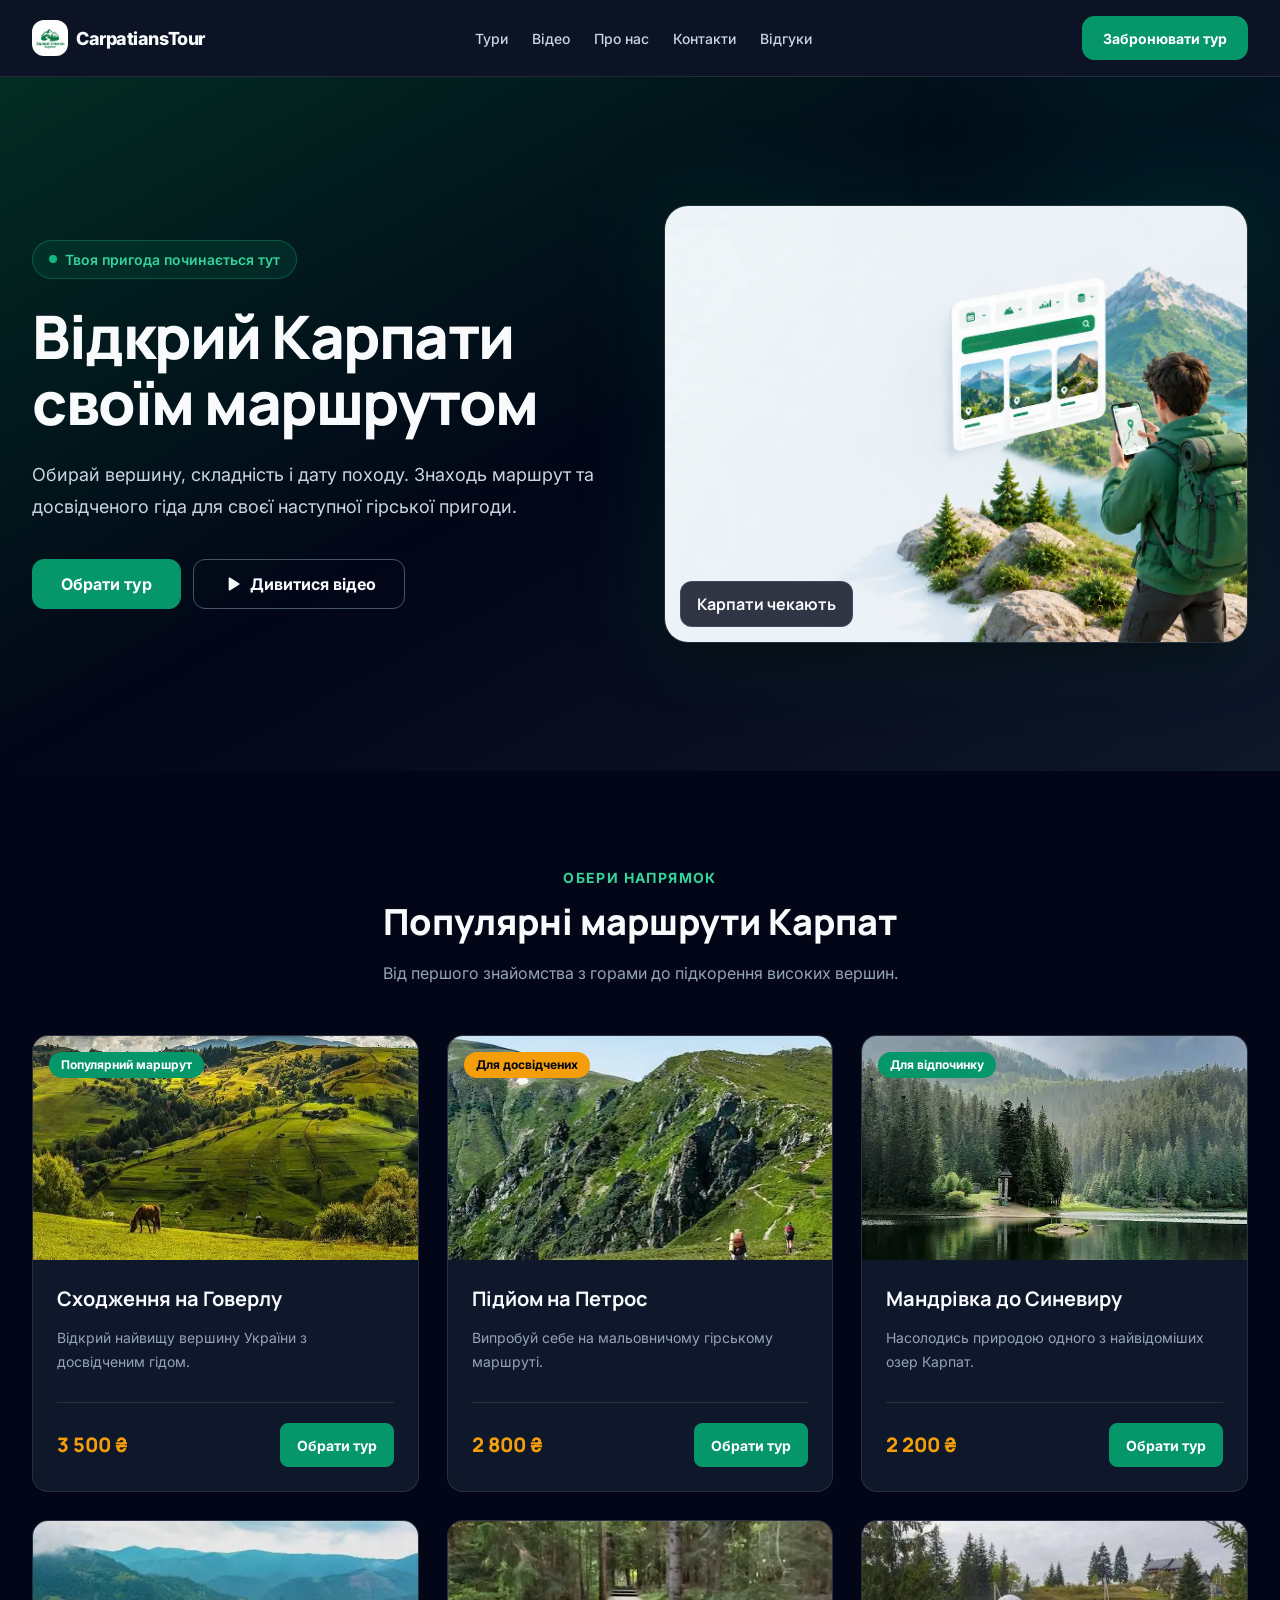
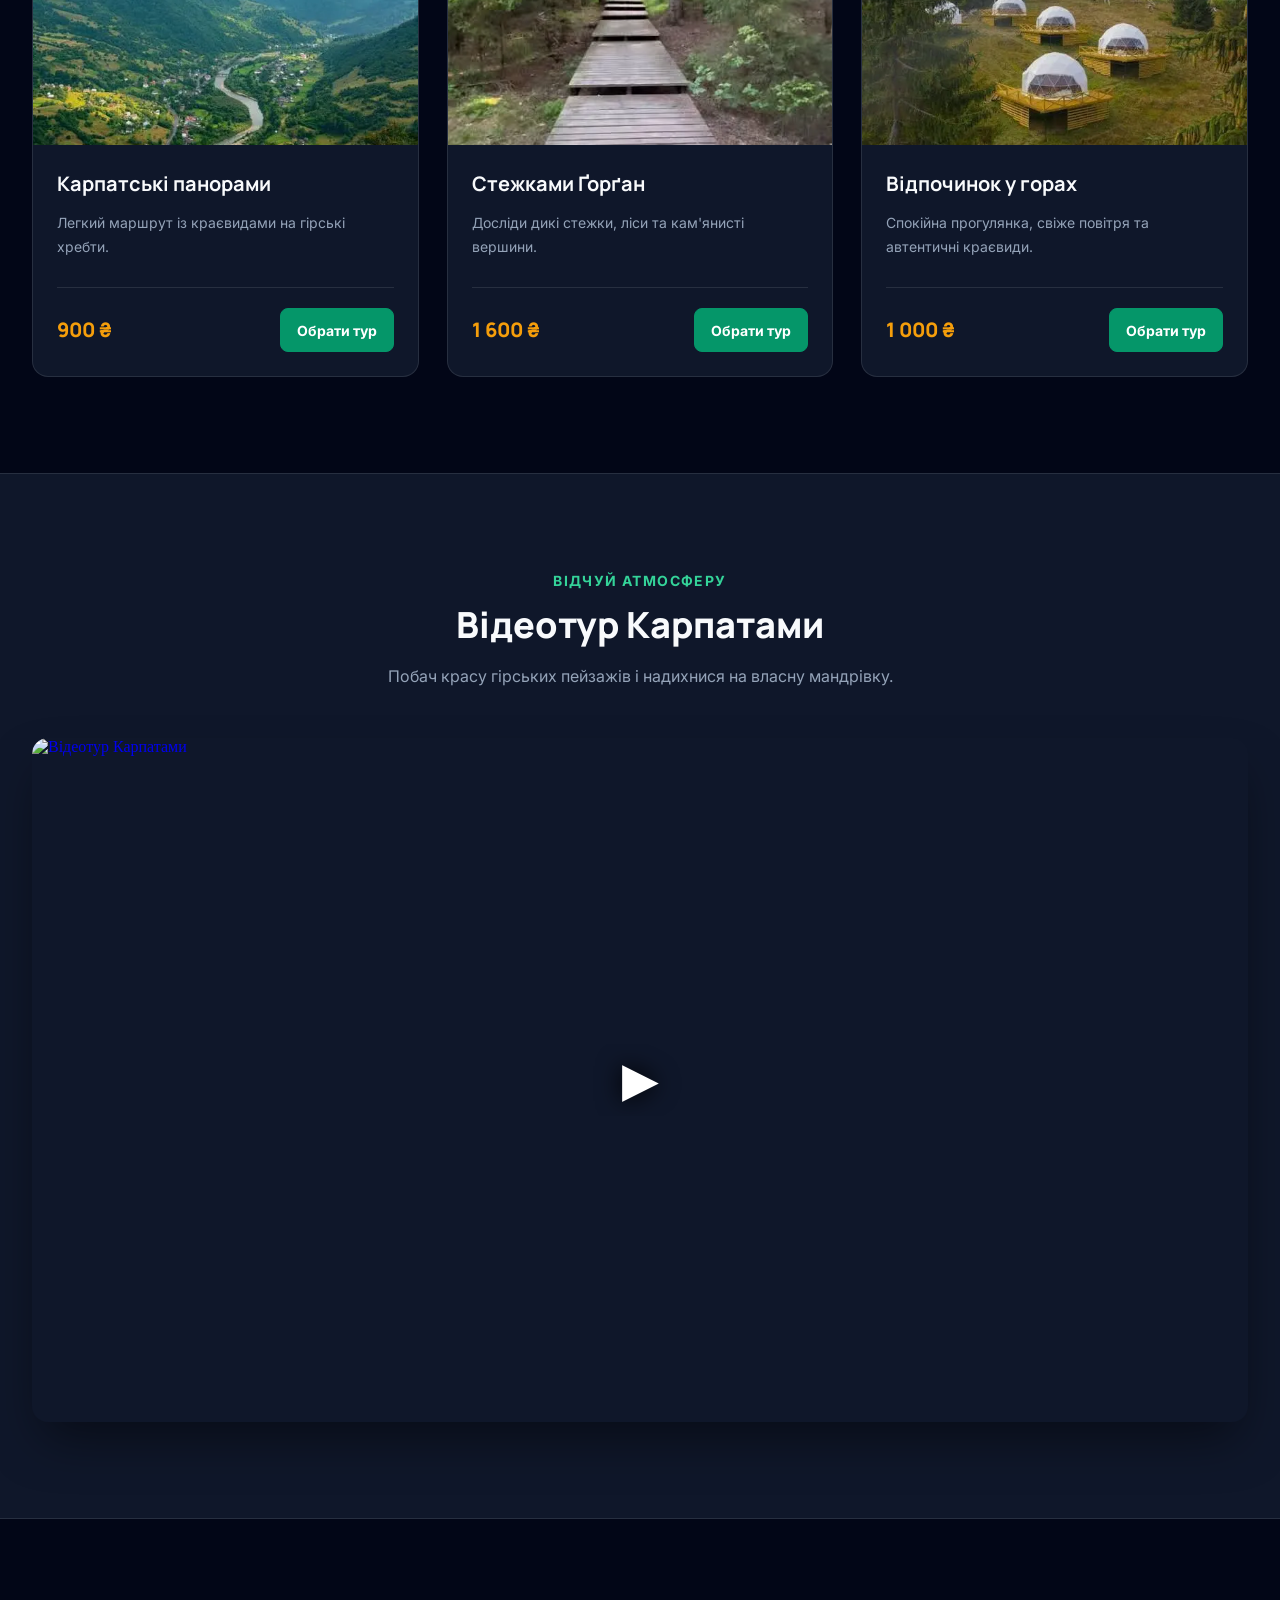
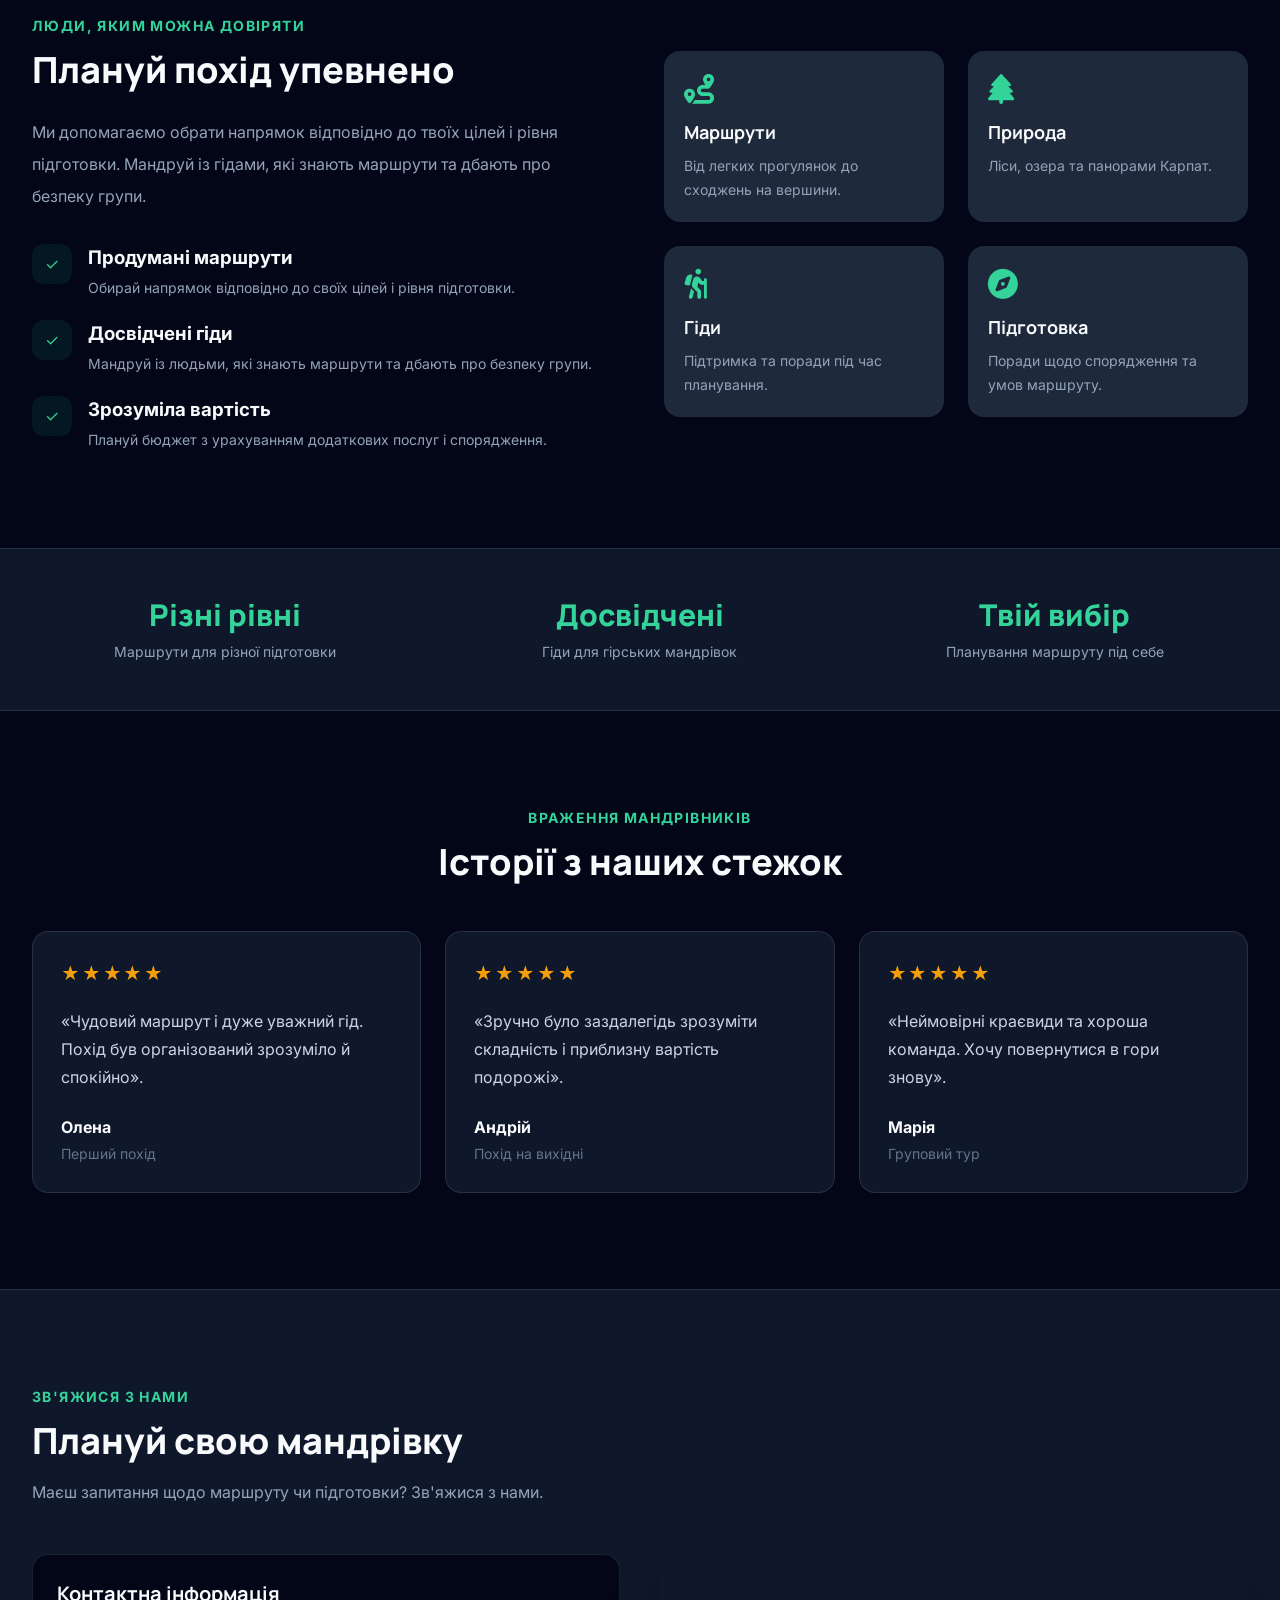
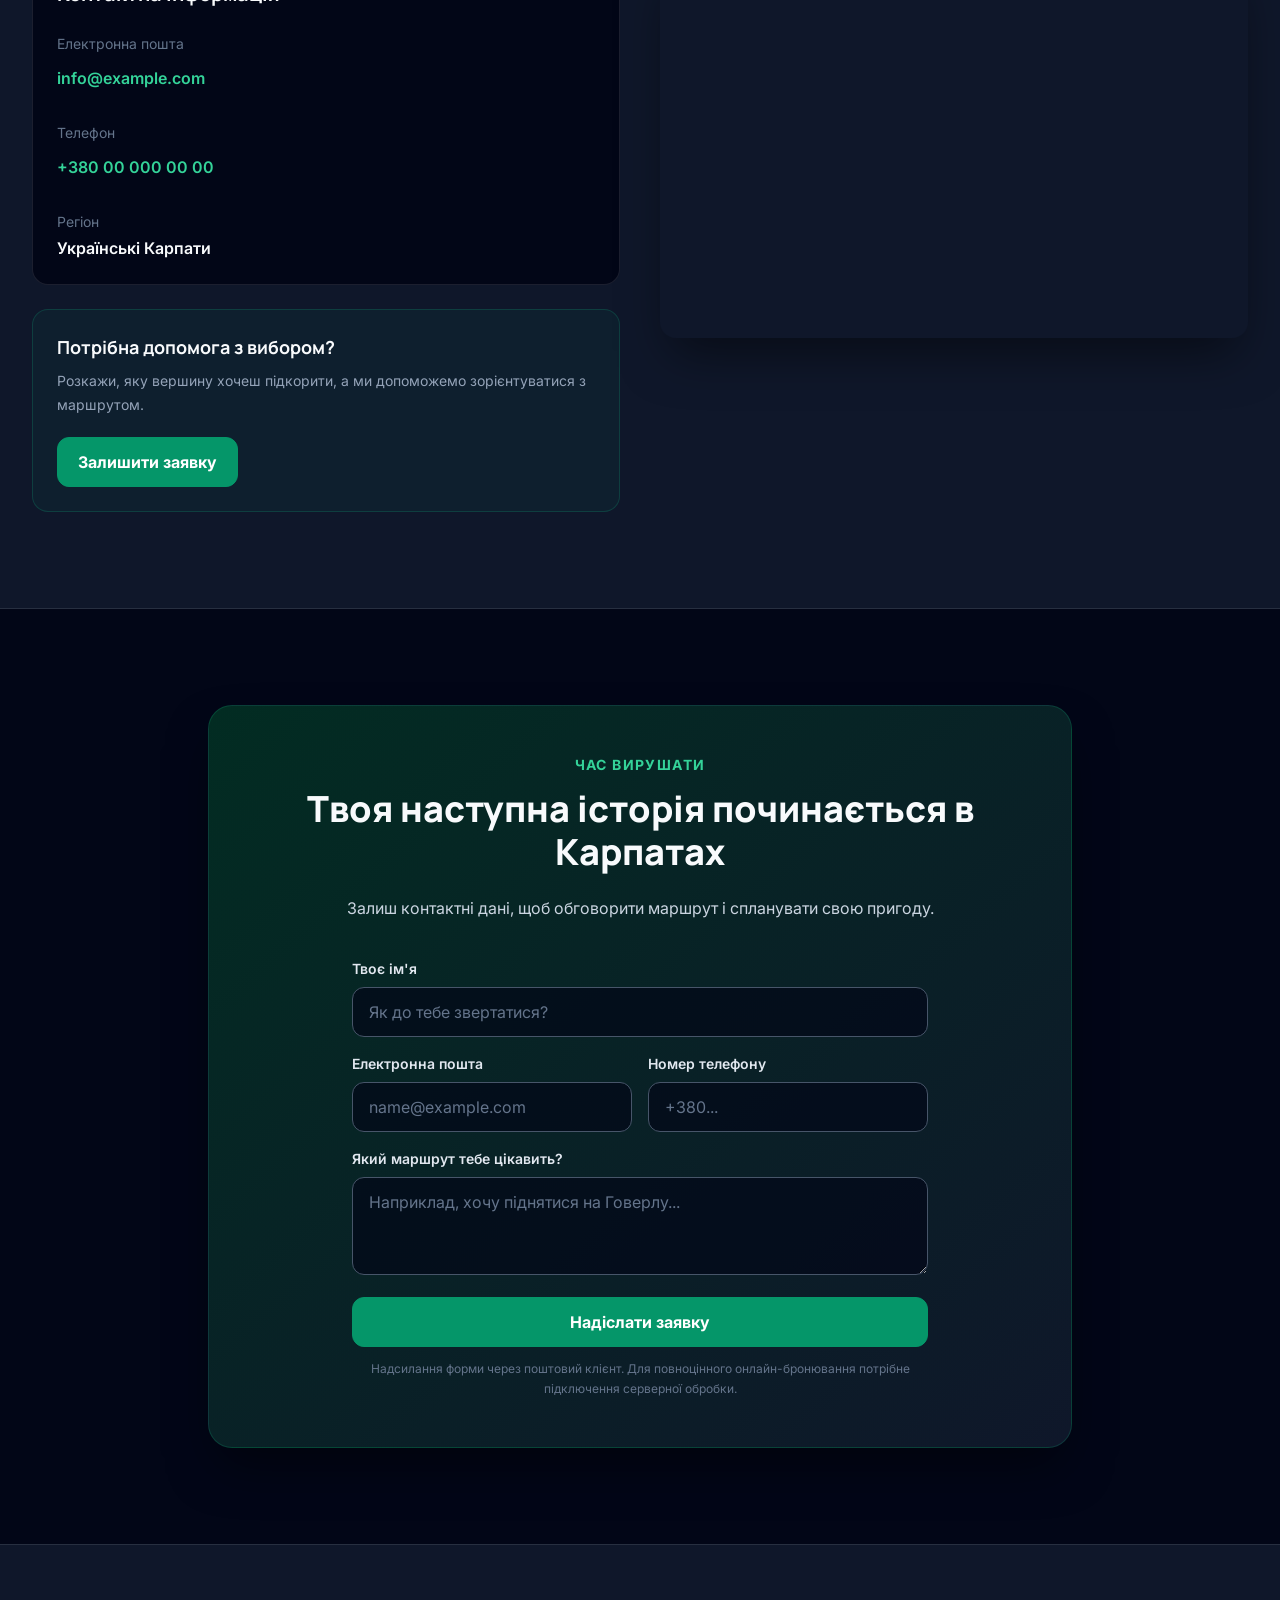
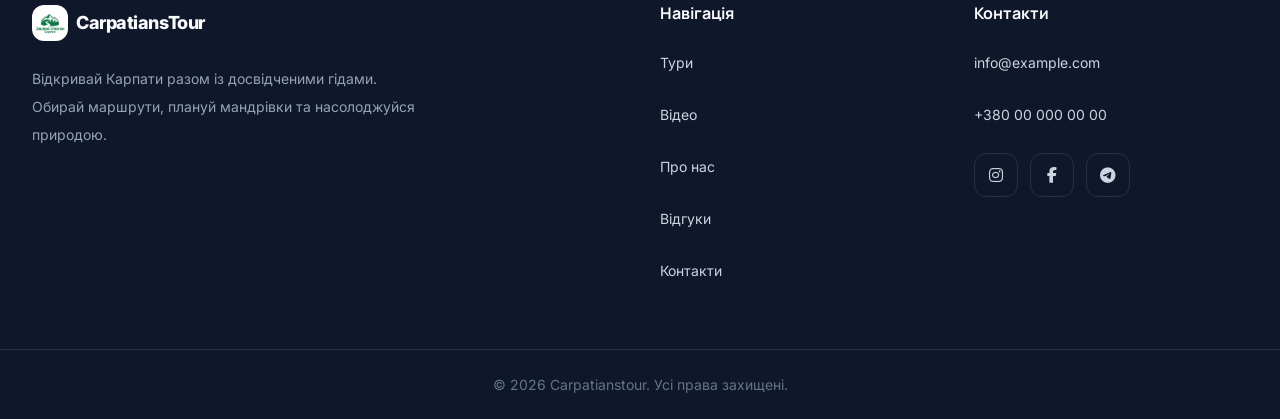
<file: index.html>
<!DOCTYPE html>
<html lang="uk">
<head>
  <meta charset="UTF-8">
  <meta name="viewport" content="width=device-width, initial-scale=1.0">
  <meta name="description" content="Carpatianstour — обирай маршрути Карпатами, знаходь досвідчених гідів і плануй свою наступну гірську пригоду.">
  <meta name="theme-color" content="#020617">
  <title>Carpatianstour — відкрий Карпати своїм маршрутом</title>

  <link rel="preconnect" href="https://fonts.googleapis.com">
  <link rel="preconnect" href="https://fonts.gstatic.com" crossorigin>
  <link href="https://fonts.googleapis.com/css2?family=Inter:wght@400;500;600;700&family=Manrope:wght@500;600;700;800&display=swap" rel="stylesheet">
  <link rel="stylesheet" href="css/style.css">

<link 
  rel="stylesheet" 
  href="https://cdnjs.cloudflare.com/ajax/libs/font-awesome/6.5.1/css/all.min.css" 
  media="print" 
  onload="this.media='all'">


  <script src="js.script" defer></script>
</head>

<body>

  <!-- Header -->
  <header class="header header--js">
    <div class="container header__inner">




<a href="#top" class="logo">
  <img class="logo__mark" src="assets/logo_1.webp" alt="Логотип Зелені стежки Карпат">
  CarpatiansTour
      </a>








      <nav class="nav" aria-label="Головна навігація">
        <a href="#tours">Тури</a>
        <a href="#media">Відео</a>
        <a href="#about">Про нас</a>
        <a href="#location">Контакти</a>
        <a href="#reviews">Відгуки</a>
      </nav>
      <a href="#booking" class="btn header__cta">Забронювати тур</a>
      <button class="burger" type="button" aria-label="Відкрити меню" aria-expanded="false">
        <span class="burger__icon"></span>
      </button>
    </div>
    
    <!-- Мобільне меню -->
    <nav class="nav-mobile" aria-label="Мобільна навігація">
      <a href="#tours">Тури</a>
      <a href="#media">Відео</a>
      <a href="#about">Про нас</a>
      <a href="#location">Контакти</a>
      <a href="#reviews">Відгуки</a>
      <!-- Кнопка бронювання для дуже вузьких екранів -->
      <a href="#booking" class="btn btn--block nav-mobile__cta">Забронювати тур</a>
    </nav>
  </header>

  <main id="top">

    <!-- Hero -->
    <section class="hero" aria-labelledby="hero-title">
      <div class="hero__bg"></div>
      <div class="hero__glow"></div>
      <div class="container hero__inner">
        <div>
          <span class="badge"><span class="badge__dot" aria-hidden="true"></span>Твоя пригода починається тут</span>
          <h1 id="hero-title" class="hero__title">Відкрий Карпати своїм маршрутом</h1>
          <p class="hero__text">Обирай вершину, складність і дату походу. Знаходь маршрут та досвідченого гіда для своєї наступної гірської пригоди.</p>
          <div class="hero__actions">
            <a href="#tours" class="btn btn--lg">Обрати тур</a>
            <a href="#media" class="btn btn--lg btn--outline">
              <svg class="icon" viewBox="0 0 24 24" fill="currentColor" aria-hidden="true"><path d="M8 5.14v13.72c0 .78.85 1.26 1.52.85l11-6.86a1 1 0 0 0 0-1.7l-11-6.86A1 1 0 0 0 8 5.14Z"/></svg>
              Дивитися відео
            </a>
          </div>
        </div>
        <div class="hero__media">
          <img src="assets/hero_bg.webp" alt="Гірський краєвид Карпат із туристкою, яка планує маршрут на телефоні" class="hero__img">
          <div class="hero__caption">
            <p class="hero__caption-title">Карпати чекають</p>
          </div>
        </div>
      </div>
    </section>

    <!-- Tours -->
    <section id="tours" class="section" aria-labelledby="tours-title">
      <div class="container">
        <div class="section__head">
          <p class="eyebrow">Обери напрямок</p>
          <h2 id="tours-title" class="section__title">Популярні маршрути Карпат</h2>
          <p class="section__lead">Від першого знайомства з горами до підкорення високих вершин.</p>
        </div>
        <div class="grid grid--tours">
          <article class="card">
            <div class="card__media">
              <img src="assets/carpatians_haliavuna.webp" alt="Гірський пейзаж на маршруті сходження на Говерлу" loading="lazy" class="card__img">
              <span class="tag">Популярний маршрут</span>
            </div>
            <div class="card__body">
              <h3 class="card__title">Сходження на Говерлу</h3>
              <p class="card__text">Відкрий найвищу вершину України з досвідченим гідом.</p>
              <div class="card__footer"><span class="price">3 500 ₴</span><a href="#booking" class="btn btn--sm">Обрати тур</a></div>
            </div>
          </article>
          <article class="card">
            <div class="card__media">
              <img src="assets/carpatu_path.webp" alt="Гірська стежка на маршруті до вершини Петрос" loading="lazy" class="card__img">
              <span class="tag tag--amber">Для досвідчених</span>
            </div>
            <div class="card__body">
              <h3 class="card__title">Підйом на Петрос</h3>
              <p class="card__text">Випробуй себе на мальовничому гірському маршруті.</p>
              <div class="card__footer"><span class="price">2 800 ₴</span><a href="#booking" class="btn btn--sm">Обрати тур</a></div>
            </div>
          </article>
          <article class="card">
            <div class="card__media">
              <img src="assets/synevur.webp" alt="Озеро Синевир серед карпатських лісів" loading="lazy" class="card__img">
              <span class="tag">Для відпочинку</span>
            </div>
            <div class="card__body">
              <h3 class="card__title">Мандрівка до Синевиру</h3>
              <p class="card__text">Насолодись природою одного з найвідоміших озер Карпат.</p>
              <div class="card__footer"><span class="price">2 200 ₴</span><a href="#booking" class="btn btn--sm">Обрати тур</a></div>
            </div>
          </article>
          <article class="card">
            <img src="assets/doluna.webp" alt="Панорамний краєвид на карпатські гірські хребти" loading="lazy" class="card__img">
            <div class="card__body">
              <h3 class="card__title">Карпатські панорами</h3>
              <p class="card__text">Легкий маршрут із краєвидами на гірські хребти.</p>
              <div class="card__footer"><span class="price">900 ₴</span><a href="#booking" class="btn btn--sm">Обрати тур</a></div>
            </div>
          </article>
          <article class="card">
            <img src="assets/path_carpatians.webp" alt="Кам'яниста стежка серед гірського лісу в Ґorґanах" loading="lazy" class="card__img">
            <div class="card__body">
              <h3 class="card__title">Стежками Ґорґан</h3>
              <p class="card__text">Досліди дикі стежки, ліси та кам'янисті вершини.</p>
              <div class="card__footer"><span class="price">1 600 ₴</span><a href="#booking" class="btn btn--sm">Обрати тур</a></div>
            </div>
          </article>
          <article class="card">
            <img src="assets/house_carpatians.webp" alt="Затишний будинок серед карпатських гір" loading="lazy" class="card__img">
            <div class="card__body">
              <h3 class="card__title">Відпочинок у горах</h3>
              <p class="card__text">Спокійна прогулянка, свіже повітря та автентичні краєвиди.</p>
              <div class="card__footer"><span class="price">1 000 ₴</span><a href="#booking" class="btn btn--sm">Обрати тур</a></div>
            </div>
          </article>
        </div>
      </div>
    </section>

    <!-- Video -->
    <section id="media" class="section section--alt" aria-labelledby="media-title">
      <div class="container">
        <div class="section__head">
          <p class="eyebrow">Відчуй атмосферу</p>
          <h2 id="media-title" class="section__title">Відеотур Карпатами</h2>
          <p class="section__lead">Побач красу гірських пейзажів і надихнися на власну мандрівку.</p>
        </div>




        <div class="video">

<iframe
  src="https://www.youtube-nocookie.com/embed/NcV_Dyvbcbg"
  srcdoc="<style>*{padding:0;margin:0;overflow:hidden}html,body{height:100%}img,span{position:absolute;width:100%;top:0;bottom:0;margin:auto}span{height:1.5em;text-align:center;font:48px/1.5 sans-serif;color:white;text-shadow:0 0 0.5em black}</style><a href=https://www.youtube-nocookie.com/embed/NcV_Dyvbcbg?autoplay=1><img src=https://img.youtube.com/vi/NcV_Dyvbcbg/hqdefault.jpg alt='Відеотур Карпатами'><span>▶</span></a>"
  title="Відеотур Карпатами - Carpatianstour"
  loading="lazy"
  allow="accelerometer; autoplay; clipboard-write; encrypted-media; gyroscope; picture-in-picture; web-share"
  allowfullscreen>
</iframe>

        </div>





      </div>
    </section>

    <!-- About -->
    <section id="about" class="section" aria-labelledby="about-title">
      <div class="container about">
        <div>
          <p class="eyebrow">Люди, яким можна довіряти</p>
          <h2 id="about-title" class="section__title">Плануй похід упевнено</h2>
          <p class="about__text">Ми допомагаємо обрати напрямок відповідно до твоїх цілей і рівня підготовки. Мандруй із гідами, які знають маршрути та дбають про безпеку групи.</p>
          <ul class="features">
            <li class="feature">
              <span class="feature__icon" aria-hidden="true">✓</span>
              <div><h3 class="feature__title">Продумані маршрути</h3><p class="feature__text">Обирай напрямок відповідно до своїх цілей і рівня підготовки.</p></div>
            </li>
            <li class="feature">
              <span class="feature__icon" aria-hidden="true">✓</span>
              <div><h3 class="feature__title">Досвідчені гіди</h3><p class="feature__text">Мандруй із людьми, які знають маршрути та дбають про безпеку групи.</p></div>
            </li>
            <li class="feature">
              <span class="feature__icon" aria-hidden="true">✓</span>
              <div><h3 class="feature__title">Зрозуміла вартість</h3><p class="feature__text">Плануй бюджет з урахуванням додаткових послуг і спорядження.</p></div>
            </li>
          </ul>
        </div>


        <div class="panel__grid">
  <div class="tile">
    <span class="tile__icon" aria-hidden="true">
      <i class="fa-solid fa-route"></i>
    </span>
    <h3 class="tile__title">Маршрути</h3>
    <p class="tile__text">Від легких прогулянок до сходжень на вершини.</p>
  </div>

  <div class="tile">
    <span class="tile__icon" aria-hidden="true">
      <i class="fa-solid fa-tree"></i>
    </span>
    <h3 class="tile__title">Природа</h3>
    <p class="tile__text">Ліси, озера та панорами Карпат.</p>
  </div>

  <div class="tile">
    <span class="tile__icon" aria-hidden="true">
      <i class="fa-solid fa-person-hiking"></i>
    </span>
    <h3 class="tile__title">Гіди</h3>
    <p class="tile__text">Підтримка та поради під час планування.</p>
  </div>

  <div class="tile">
    <span class="tile__icon" aria-hidden="true">
      <i class="fa-solid fa-compass"></i>
    </span>
    <h3 class="tile__title">Підготовка</h3>
    <p class="tile__text">Поради щодо спорядження та умов маршруту.</p>
  </div>
</div>


      </div>
    </section>

    <!-- Metrics -->
    <section class="section--alt" aria-label="Можливості Carpatianstour">
      <div class="container metrics">
        <div><p class="metric__value">Різні рівні</p><p class="metric__label">Маршрути для різної підготовки</p></div>
        <div><p class="metric__value">Досвідчені</p><p class="metric__label">Гіди для гірських мандрівок</p></div>
        <div><p class="metric__value">Твій вибір</p><p class="metric__label">Планування маршруту під себе</p></div>
      </div>
    </section>

    <!-- Reviews -->
    <section id="reviews" class="section" aria-labelledby="reviews-title">
      <div class="container">
        <div class="section__head">
          <p class="eyebrow">Враження мандрівників</p>
          <h2 id="reviews-title" class="section__title">Історії з наших стежок</h2>
        </div>
        <div class="grid grid--reviews">
          <article class="review">
            <div class="review__stars" role="img" aria-label="Оцінка: 5 із 5">★★★★★</div>
            <blockquote class="review__quote">«Чудовий маршрут і дуже уважний гід. Похід був організований зрозуміло й спокійно».</blockquote>
            <p class="review__name">Олена</p>
            <p class="review__meta">Перший похід</p>
          </article>
          <article class="review">
            <div class="review__stars" role="img" aria-label="Оцінка: 5 із 5">★★★★★</div>
            <blockquote class="review__quote">«Зручно було заздалегідь зрозуміти складність і приблизну вартість подорожі».</blockquote>
            <p class="review__name">Андрій</p>
            <p class="review__meta">Похід на вихідні</p>
          </article>
          <article class="review">
            <div class="review__stars" role="img" aria-label="Оцінка: 5 із 5">★★★★★</div>
            <blockquote class="review__quote">«Неймовірні краєвиди та хороша команда. Хочу повернутися в гори знову».</blockquote>
            <p class="review__name">Марія</p>
            <p class="review__meta">Груповий тур</p>
          </article>
        </div>
      </div>
    </section>

    <!-- Location and contacts -->
    <section id="location" class="section section--alt" aria-labelledby="location-title">
      <div class="container">
        <div class="section__head section__head--left">
          <p class="eyebrow">Зв'яжися з нами</p>
          <h2 id="location-title" class="section__title">Плануй свою мандрівку</h2>
          <p class="section__lead">Маєш запитання щодо маршруту чи підготовки? Зв'яжися з нами.</p>
        </div>
        <div class="split">
          <div class="stack">
            <div class="box">
              <h3 class="box__title">Контактна інформація</h3>
              <div class="contacts">
                <div><p class="contact__label">Електронна пошта</p><a href="mailto:info@example.com" class="contact__link">info@example.com</a></div>
                <div><p class="contact__label">Телефон</p><a href="tel:+380000000000" class="contact__link">+380 00 000 00 00</a></div>
                <div><p class="contact__label">Регіон</p><p class="contact__value">Українські Карпати</p></div>
              </div>
            </div>
            <div class="box box--accent">
              <h3 class="box__title box__title--sm">Потрібна допомога з вибором?</h3>
              <p class="box__text">Розкажи, яку вершину хочеш підкорити, а ми допоможемо зорієнтуватися з маршрутом.</p>
              <a href="#booking" class="btn">Залишити заявку</a>
            </div>
          </div>
          <div class="map">
            <iframe
              src="https://www.google.com/maps/embed?pb=!1m18!1m12!1m3!1d2573.3444648719875!2d24.01217597687023!3d49.83598713140502!2m3!1f0!2f0!3f0!3m2!1i1024!2i768!4f13.1!3m3!1m2!1s0x473add79717db4e7%3A0x63ce912aa44b7440!2z0JPQvtC70L7QstC90LjQuSDQutC-0YDQv9GD0YEg0J3QpSAi0JvRjNCy0ZbQstGB0YzQutCwINC_0L7Qu9GW0YLQtdGF0L3RltC60LAi!5e0!3m2!1suk!2sua!4v1700000000000!5m2!1suk!2sua"
              title="Інтерактивна карта — Головний корпус НУ Львівська політехніка"
              loading="lazy"
              referrerpolicy="no-referrer-when-downgrade"
              allowfullscreen>
            </iframe>
          </div>
        </div>
      </div>
    </section>

    <!-- Booking lead capture -->
    <section id="booking" class="section" aria-labelledby="booking-title">
      <div class="cta">
        <div class="cta__card">
          <div class="cta__head">
            <p class="eyebrow">Час вирушати</p>
            <h2 id="booking-title" class="section__title">Твоя наступна історія починається в Карпатах</h2>
            <p class="cta__lead">Залиш контактні дані, щоб обговорити маршрут і спланувати свою пригоду.</p>
          </div>
          <form action="mailto:info@example.com" method="post" enctype="text/plain" class="form">
            <div class="form__full">
              <label for="booking-name" class="field__label">Твоє ім'я</label>
              <input id="booking-name" name="name" type="text" autocomplete="name" required placeholder="Як до тебе звертатися?" class="field__control">
            </div>
            <div>
              <label for="booking-email" class="field__label">Електронна пошта</label>
              <input id="booking-email" name="email" type="email" autocomplete="email" required placeholder="name@example.com" class="field__control">
            </div>
            <div>
              <label for="booking-phone" class="field__label">Номер телефону</label>
              <input id="booking-phone" name="phone" type="tel" autocomplete="tel" placeholder="+380..." class="field__control">
            </div>
            <div class="form__full">
              <label for="booking-message" class="field__label">Який маршрут тебе цікавить?</label>
              <textarea id="booking-message" name="message" rows="3" placeholder="Наприклад, хочу піднятися на Говерлу..." class="field__control"></textarea>
            </div>
            <div class="form__full">
              <button type="submit" class="btn btn--lg btn--block">Надіслати заявку</button>
              <p class="form__note">Надсилання форми через поштовий клієнт. Для повноцінного онлайн-бронювання потрібне підключення серверної обробки.</p>
            </div>
          </form>
        </div>
      </div>
    </section>

  </main>

  <!-- Footer -->
  <footer class="footer">
    <div class="container footer__grid">
      <div class="footer__brand">




        
<a href="#top" class="logo">
  <img class="logo__mark" src="assets/logo_1.webp" alt="Логотип Зелені стежки Карпат">
  CarpatiansTour
        </a>





        <p class="footer__text">Відкривай Карпати разом із досвідченими гідами. Обирай маршрути, плануй мандрівки та насолоджуйся природою.</p>
      </div>

      <nav aria-label="Навігація у футері">
        <h2 class="footer__title">Навігація</h2>
        <ul class="footer__list">
          <li><a href="#tours" class="footer__link">Тури</a></li>
          <li><a href="#media" class="footer__link">Відео</a></li>
          <li><a href="#about" class="footer__link">Про нас</a></li>
          <li><a href="#reviews" class="footer__link">Відгуки</a></li>
          <li><a href="#location" class="footer__link">Контакти</a></li>
        </ul>
      </nav>

      <div>
        <h2 class="footer__title">Контакти</h2>
        <ul class="footer__list">
          <li><a href="mailto:info@example.com" class="footer__link">info@example.com</a></li>
          <li><a href="tel:+380000000000" class="footer__link">+380 00 000 00 00</a></li>
        </ul>

        <div class="socials">
          <a href="https://www.instagram.com/" aria-label="Instagram" class="social">
            <i class="fa-brands fa-instagram" aria-hidden="true"></i>
          </a>
          <a href="https://www.facebook.com/" aria-label="Facebook" class="social">
            <i class="fa-brands fa-facebook-f" aria-hidden="true"></i>
          </a>
          <a href="https://t.me/" aria-label="Telegram" class="social">
            <i class="fa-brands fa-telegram" aria-hidden="true"></i>
          </a>
        </div>
      </div>
    </div>
    <div class="footer__bottom">© 2026 Carpatianstour. Усі права захищені.</div>
  </footer>

</body>
</html>
</file>
<file: css/style.css>
/* ===== Токени ===== */
:root {
  --bg: #020617;
  --surface: #0f172a;
  --panel: #1e293b;
  --line: rgba(255, 255, 255, .1);
  --text: #cbd5e1;
  --ink: #f8fafc;
  --muted: #94a3b8;
  --dim: #64748b;
  --em: #059669;
  --em-hover: #047857;
  --em-light: #34d399;
  --em-focus: #10b981;
  --amber: #f59e0b;
  --font: 'Inter', system-ui, sans-serif;
  --heading: 'Manrope', 'Inter', sans-serif;
  --shadow: 0 25px 50px -12px rgba(0, 0, 0, .5);
  --header-h: 77px;
}

/* ===== База ===== */
* { box-sizing: border-box; }
html { scroll-behavior: smooth; scroll-padding-top: calc(var(--header-h) + 8px); }
body {
  margin: 0;
  overflow-x: hidden;
  background: var(--bg);
  color: var(--text);
  font: 400 1rem/1.5 var(--font);
  -webkit-font-smoothing: antialiased;
}
h1, h2, h3, p, ul, blockquote { margin: 0; }
ul { padding: 0; list-style: none; }
a { color: inherit; text-decoration: none; }
img, svg, iframe { display: block; max-width: 100%; }
button, input, textarea { font: inherit; color: inherit; }
:focus-visible { outline: 2px solid var(--em-focus); outline-offset: 2px; }

.container { max-width: 1280px; margin-inline: auto; padding-inline: 16px; }
.icon { width: 20px; height: 20px; }

/* ===== Кнопки ===== */
.btn {
  display: inline-flex;
  min-height: 44px;
  align-items: center;
  justify-content: center;
  gap: 8px;
  padding: 8px 16px;
  border: 1px solid var(--em);
  border-radius: 12px;
  background: var(--em);
  color: #fff;
  font-size: .875rem;
  font-weight: 700;
  cursor: pointer;
  transition: background .15s, border-color .15s, color .15s;
}
.btn:hover { background: var(--em-hover); border-color: var(--em-hover); }
.btn--lg { min-height: 48px; padding: 12px 28px; font-size: 1rem; }
.btn--sm { border-radius: 8px; }
.btn--block { width: 100%; }
.btn--outline { border-color: #475569; background: transparent; color: var(--ink); }
.btn--outline:hover { border-color: var(--em-focus); background: transparent; color: var(--em-light); }

/* ===== Шапка ===== */
.header {
  position: sticky;
  top: 0;
  z-index: 50;
  border-bottom: 1px solid var(--line);
  background: rgba(15, 23, 42, .8);
  backdrop-filter: blur(12px);
}
.header__inner { display: flex; align-items: center; gap: 8px; padding-block: 16px; }
.logo {
  display: flex;
  min-height: 44px;
  align-items: center;
  gap: 8px;
  margin-right: auto;
  color: var(--ink);
  font-size: 1rem;
  font-weight: 800;
  letter-spacing: -.025em;
}
.logo--footer { display: inline-flex; margin-right: 0; font-family: var(--heading); font-size: 1.25rem; }
.logo__mark {
  display: flex;
  flex-shrink: 0;
  width: 36px;
  height: 36px;
  align-items: center;
  justify-content: center;
  border-radius: 12px;
  background: var(--em);
  color: #fff;
  font-size: 1.25rem;
}
.header__cta { padding: 8px 12px; font-size: .8125rem; white-space: nowrap; }

/* Десктопне меню (з 1024px) */
.nav { display: none; align-items: center; gap: 24px; }
.nav a { font-size: .875rem; font-weight: 500; transition: color .15s; }
.nav a:hover, .nav-mobile a:hover, .footer__link:hover { color: var(--em-light); }

/* Мобільне меню */
.nav-mobile {
  display: flex;
  flex-wrap: wrap;
  justify-content: center;
  gap: 8px 20px;
  padding: 12px 16px;
  border-top: 1px solid var(--line);
}
.nav-mobile a { display: flex; min-height: 44px; align-items: center; padding-inline: 8px; font-size: .875rem; }

/* Бургер-кнопка */
.burger {
  display: none;
  flex-shrink: 0;
  width: 44px;
  height: 44px;
  align-items: center;
  justify-content: center;
  border: 1px solid var(--line);
  border-radius: 12px;
  background: transparent;
  color: var(--ink);
  cursor: pointer;
  transition: background .15s, border-color .15s;
}
.burger:hover { border-color: var(--em-focus); background: rgba(255, 255, 255, .05); }
.burger__icon,
.burger__icon::before,
.burger__icon::after {
  display: block;
  width: 20px;
  height: 2px;
  border-radius: 2px;
  background: currentColor;
  transition: transform .25s, top .25s, background .25s;
}
.burger__icon { position: relative; }
.burger__icon::before, .burger__icon::after { content: ""; position: absolute; left: 0; }
.burger__icon::before { top: -6px; }
.burger__icon::after { top: 6px; }
.burger[aria-expanded="true"] .burger__icon { background: transparent; }
.burger[aria-expanded="true"] .burger__icon::before { top: 0; transform: rotate(45deg); }
.burger[aria-expanded="true"] .burger__icon::after { top: 0; transform: rotate(-45deg); }

/* Бургер і випадаюча панель: для всіх екранів до 1023px */
@media (max-width: 1023px) {
  .burger { display: inline-flex; }
  .header--js .nav-mobile {
    position: absolute;
    top: 100%;
    left: 0;
    right: 0;
    flex-direction: column;
    flex-wrap: nowrap;
    justify-content: flex-start;
    gap: 4px;
    max-height: calc(100vh - var(--header-h));
    max-height: calc(100dvh - var(--header-h));
    overflow-y: auto;
    padding: 12px 16px 16px;
    border-top: 0;
    border-bottom: 1px solid var(--line);
    background: rgba(15, 23, 42, .98);
    box-shadow: 0 20px 40px rgba(0, 0, 0, .4);
    visibility: hidden;
    opacity: 0;
    transform: translateY(-8px);
    pointer-events: none;
    transition: opacity .2s, transform .2s, visibility .2s;
  }
  .header--js .nav-mobile.is-open { visibility: visible; opacity: 1; transform: none; pointer-events: auto; }
  .header--js .nav-mobile a { min-height: 48px; padding-inline: 16px; border-radius: 12px; font-size: 1rem; font-weight: 500; }
  .header--js .nav-mobile a:hover { background: rgba(255, 255, 255, .06); }
}

/* ===== Секції ===== */
.section { padding-block: 64px; }
.section--alt { border-block: 1px solid var(--line); background: var(--surface); }
.section__head { max-width: 672px; margin: 0 auto 40px; text-align: center; }
.section__head--left { margin: 0 0 40px; text-align: left; }
.eyebrow {
  margin-bottom: 12px;
  color: var(--em-light);
  font-size: .875rem;
  font-weight: 700;
  letter-spacing: .1em;
  text-transform: uppercase;
}
.section__title {
  color: var(--ink);
  font-family: var(--heading);
  font-size: clamp(1.75rem, 1.2rem + 2vw, 2.25rem);
  font-weight: 800;
  line-height: 1.2;
}
.section__lead { margin-top: 16px; color: var(--muted); line-height: 1.75; }

/* ===== Hero ===== */
.hero { position: relative; isolation: isolate; overflow: hidden; }
.hero__bg { position: absolute; inset: 0; z-index: -1; background: linear-gradient(to bottom right, #022c22, #020617, #0f172a); }
.hero__glow {
  position: absolute;
  top: -128px;
  right: -128px;
  z-index: -1;
  width: 384px;
  height: 384px;
  border-radius: 50%;
  background: rgba(5, 150, 105, .1);
  filter: blur(64px);
}
.hero__inner { display: grid; align-items: center; gap: 40px; padding-block: 56px; }
.badge {
  display: inline-flex;
  align-items: center;
  gap: 8px;
  margin-bottom: 24px;
  padding: 8px 16px;
  border: 1px solid rgba(16, 185, 129, .3);
  border-radius: 999px;
  background: rgba(16, 185, 129, .1);
  color: var(--em-light);
  font-size: .875rem;
  font-weight: 600;
}
.badge__dot { flex-shrink: 0; width: 8px; height: 8px; border-radius: 50%; background: var(--em-focus); }
.hero__title {
  color: var(--ink);
  font-family: var(--heading);
  font-size: clamp(2rem, 1.2rem + 4vw, 3.75rem);
  font-weight: 800;
  line-height: 1.1;
  letter-spacing: -.025em;
  overflow-wrap: break-word;
}
.hero__text { max-width: 576px; margin-top: 24px; font-size: 1rem; line-height: 1.9; }
.hero__actions { display: flex; flex-direction: column; gap: 12px; margin-top: 32px; }
.hero__actions .btn { width: 100%; }
.hero__note { margin-top: 24px; color: var(--muted); font-size: .875rem; }
.hero__media { position: relative; width: 100%; max-width: 640px; margin-inline: auto; }
.hero__media::before {
  content: "";
  position: absolute;
  inset: -12px;
  border-radius: 24px;
  background: rgba(16, 185, 129, .1);
  filter: blur(40px);
}
.hero__img {
  position: relative;
  width: 100%;
  aspect-ratio: 4 / 3;
  object-fit: cover;
  border: 1px solid var(--line);
  border-radius: 24px;
  box-shadow: var(--shadow);
}
.hero__caption {
  position: absolute;
  bottom: 16px;
  left: 16px;
  max-width: calc(100% - 32px);
  padding: 10px 16px;
  border: 1px solid var(--line);
  border-radius: 12px;
  background: rgba(2, 6, 23, .8);
  backdrop-filter: blur(12px);
}
.hero__caption-title { color: var(--ink); font-family: var(--heading); font-weight: 700; }
.hero__caption-text { margin-top: 4px; color: var(--muted); font-size: .875rem; }

/* ===== Сітки ===== */
.grid { display: grid; grid-template-columns: 1fr; gap: 24px; }

/* ===== Картки турів ===== */
.card {
  overflow: hidden;
  border: 1px solid var(--line);
  border-radius: 16px;
  background: var(--surface);
  transition: transform .3s, border-color .3s;
}
.card:hover { transform: translateY(-4px); border-color: rgba(16, 185, 129, .5); }
.card__media { position: relative; }
.card__img { width: 100%; height: 224px; object-fit: cover; }
.tag {
  position: absolute;
  top: 16px;
  left: 16px;
  padding: 4px 12px;
  border-radius: 999px;
  background: var(--em);
  color: #fff;
  font-size: .75rem;
  font-weight: 700;
}
.tag--amber { background: var(--amber); color: var(--bg); }
.card__body { padding: 20px; }
.card__title { color: var(--ink); font-family: var(--heading); font-size: 1.25rem; font-weight: 700; }
.card__text { min-height: 56px; margin-top: 12px; color: var(--muted); font-size: .875rem; line-height: 1.5rem; }
.card__footer {
  display: flex;
  align-items: center;
  justify-content: space-between;
  gap: 12px;
  margin-top: 20px;
  padding-top: 20px;
  border-top: 1px solid var(--line);
}
.price { color: var(--amber); font-family: var(--heading); font-size: 1.25rem; font-weight: 800; }

/* ===== Відео ===== */
.video { width: 100%; aspect-ratio: 16 / 9; overflow: hidden; border-radius: 16px; box-shadow: var(--shadow); }
.video iframe { width: 100%; height: 100%; border: 0; }

/* ===== Про нас ===== */
.about { display: grid; align-items: center; gap: 40px; }
.about__text { margin-top: 24px; color: var(--muted); line-height: 1.9; }
.features { display: grid; gap: 20px; margin-top: 32px; }
.feature { display: flex; align-items: flex-start; gap: 16px; }
.feature__icon {
  display: flex;
  flex-shrink: 0;
  width: 40px;
  height: 40px;
  align-items: center;
  justify-content: center;
  border-radius: 12px;
  background: rgba(16, 185, 129, .1);
  color: var(--em-light);
}
.feature__title { color: var(--ink); font-weight: 700; }
.feature__text { margin-top: 4px; color: var(--muted); font-size: .875rem; line-height: 1.5rem; }
.panel { padding: 20px; border: 1px solid var(--line); border-radius: 24px; background: var(--surface); }
.panel__grid { display: grid; grid-template-columns: 1fr; gap: 16px; }
.tile { padding: 20px; border-radius: 16px; background: var(--panel); }
.tile__icon { color: var(--em-light); font-size: 1.875rem; line-height: 1.2; }
.tile__title { margin-top: 12px; color: var(--ink); font-family: var(--heading); font-size: 1.125rem; font-weight: 700; }
.tile__text { margin-top: 8px; color: var(--muted); font-size: .875rem; line-height: 1.5rem; }

/* ===== Метрики ===== */
.metrics { display: grid; gap: 28px; padding-block: 40px; text-align: center; }
.metric__value { color: var(--em-light); font-family: var(--heading); font-size: 1.5rem; font-weight: 800; line-height: 1.25; }
.metric__label { margin-top: 8px; color: var(--muted); font-size: .875rem; }

/* ===== Відгуки ===== */
.review { padding: 24px; border: 1px solid var(--line); border-radius: 16px; background: var(--surface); }
.review__stars { color: var(--amber); font-size: 1.125rem; letter-spacing: .1em; }
.review__quote { margin-top: 20px; line-height: 1.75; }
.review__name { margin-top: 24px; color: var(--ink); font-weight: 700; }
.review__meta { margin-top: 4px; color: var(--dim); font-size: .875rem; }

/* ===== Контакти й карта ===== */
.split { display: grid; align-items: start; gap: 32px; }
.stack { display: grid; gap: 24px; }
.box { padding: 20px; border: 1px solid var(--line); border-radius: 16px; background: var(--bg); }
.box--accent { border-color: rgba(16, 185, 129, .2); background: rgba(16, 185, 129, .05); }
.box__title { color: var(--ink); font-family: var(--heading); font-size: 1.25rem; font-weight: 700; }
.box__title--sm { font-size: 1.125rem; }
.box__text { margin-top: 8px; color: var(--muted); font-size: .875rem; line-height: 1.5rem; }
.box .btn { margin-top: 20px; padding: 12px 20px; font-size: 1rem; }
.contacts { display: grid; gap: 20px; margin-top: 24px; }
.contact__label { color: var(--dim); font-size: .875rem; }
.contact__link { display: inline-block; min-height: 44px; margin-top: 4px; padding-block: 8px; color: var(--em-light); font-weight: 600; overflow-wrap: anywhere; }
.contact__link:hover { color: #6ee7b7; }
.contact__value { margin-top: 4px; color: var(--ink); font-weight: 600; }
.map { width: 100%; height: 300px; overflow: hidden; border-radius: 16px; box-shadow: var(--shadow); }
.map iframe { width: 100%; height: 100%; border: 0; }

/* ===== Форма бронювання ===== */
.cta { max-width: 896px; margin-inline: auto; padding-inline: 16px; }
.cta__card {
  overflow: hidden;
  padding: 24px 20px;
  border: 1px solid rgba(16, 185, 129, .2);
  border-radius: 24px;
  background: linear-gradient(to bottom right, #022c22, #0f172a);
  box-shadow: var(--shadow);
}
.cta__head { max-width: 672px; margin-inline: auto; text-align: center; }
.cta__lead { margin-top: 20px; line-height: 1.75; }
.form { display: grid; grid-template-columns: 1fr; gap: 16px; max-width: 576px; margin: 32px auto 0; }
.form__full { grid-column: 1 / -1; }
.field__label { display: block; margin-bottom: 8px; color: #e2e8f0; font-size: .875rem; font-weight: 600; }
.field__control {
  width: 100%;
  min-height: 48px;
  padding: 12px 16px;
  border: 1px solid #475569;
  border-radius: 12px;
  background: rgba(2, 6, 23, .7);
  color: var(--ink);
}
.field__control::placeholder { color: var(--dim); }
.field__control:focus { border-color: var(--em-focus); outline: 2px solid var(--em-focus); outline-offset: 0; }
.form__note { margin-top: 12px; color: var(--dim); font-size: .75rem; line-height: 1.25rem; text-align: center; }

/* ===== Футер ===== */
.footer { border-top: 1px solid var(--line); background: var(--surface); }
.footer__grid { display: grid; grid-template-columns: 1fr; gap: 32px; padding-block: 48px; }
.footer__text { max-width: 384px; margin-top: 20px; color: var(--muted); font-size: .875rem; line-height: 1.75rem; }
.footer__title { color: var(--ink); font-family: var(--heading); font-size: 1rem; font-weight: 700; }
.footer__list { margin-top: 16px; font-size: .875rem; }
.footer__list li + li { margin-top: 8px; }
.footer__link { display: inline-flex; min-height: 44px; align-items: center; overflow-wrap: anywhere; }
.socials { display: flex; gap: 12px; margin-top: 16px; }
.social {
  display: flex;
  width: 44px;
  height: 44px;
  align-items: center;
  justify-content: center;
  border: 1px solid var(--line);
  border-radius: 12px;
  transition: border-color .15s, color .15s;
}
.social:hover { border-color: var(--em-focus); color: var(--em-light); }
.footer__bottom { padding: 24px 16px; border-top: 1px solid var(--line); color: var(--dim); font-size: .875rem; text-align: center; }

/* ==========================================================
   АДАПТИВНІСТЬ (mobile-first): 400 → 480 → 640 → 768 → 1024
   ========================================================== */

@media (max-width: 400px) {
  .header__cta { display: none; }
}

@media (min-width: 480px) {
  .panel { padding: 28px; }
  .panel__grid { grid-template-columns: 1fr 1fr; gap: 20px; }
}

@media (min-width: 640px) {
  .container { padding-inline: 24px; }
  .header__inner { gap: 12px; }
  .logo { font-size: 1.125rem; }
  .header__cta { padding: 8px 20px; font-size: .875rem; }
  .section { padding-block: 80px; }
  .section__head, .section__head--left { margin-bottom: 48px; }
  .hero__inner { gap: 48px; padding-block: 80px; }
  .hero__text { font-size: 1.125rem; line-height: 2rem; }
  .hero__actions { flex-direction: row; margin-top: 36px; }
  .hero__actions .btn { width: auto; }
  .card__body { padding: 24px; }
  .about { gap: 48px; }
  .about__text { line-height: 2rem; }
  .panel { padding: 40px; }
  .panel__grid { gap: 24px; }
  .metrics { grid-template-columns: repeat(3, 1fr); padding-block: 48px; }
  .metric__value { font-size: 1.875rem; line-height: 1.2; }
  .review { padding: 28px; }
  .box { padding: 24px; }
  .cta__card { padding: 48px; }
  .form { grid-template-columns: 1fr 1fr; margin-top: 36px; }
  .footer__grid { gap: 40px; padding-block: 56px; }
}

@media (min-width: 768px) {
  .grid--tours, .grid--reviews { grid-template-columns: repeat(2, 1fr); }
  .grid--reviews .review:last-child:nth-child(odd) { grid-column: 1 / -1; }
  .map { height: 384px; }
  .footer__grid { grid-template-columns: repeat(2, 1fr); }
  .footer__brand { grid-column: 1 / -1; }
}

@media (min-width: 1024px) {
  .container { padding-inline: 32px; }
  .header__inner { justify-content: space-between; }
  .logo { margin-right: 0; }
  .nav { display: flex; }
  .nav-mobile { display: none; }
  .section { padding-block: 96px; }
  .hero__inner { grid-template-columns: 1fr 1fr; padding-block: 128px; }
  .hero__media { max-width: none; margin-inline: 0; }
  .grid { gap: 28px; }
  .grid--tours, .grid--reviews { grid-template-columns: repeat(3, 1fr); }
  .grid--reviews { gap: 24px; }
  .grid--reviews .review:last-child:nth-child(odd) { grid-column: auto; }
  .about, .split { grid-template-columns: 1fr 1fr; }
  .split { gap: 40px; }
  .footer__grid { grid-template-columns: repeat(4, 1fr); }
  .footer__brand { grid-column: span 2; }
}

@media (max-width: 360px) {
  .container { padding-inline: 12px; }
  .logo { min-width: 0; font-size: .9375rem; }
  .card__footer { flex-wrap: wrap; }
  .cta__card { padding: 24px 16px; }
}

@media (prefers-reduced-motion: reduce) {
  html { scroll-behavior: auto; }
  .btn, .card, .social, .burger, .nav a,
  .burger__icon, .burger__icon::before, .burger__icon::after,
  .header--js .nav-mobile { transition: none; }
}

/* Кнопка бронювання у мобільному меню за замовчуванням прихована */
.nav-mobile__cta {
  display: none;
  margin-top: 8px;
}

/* Кнопка "Забронювати тур" у мобільному меню за замовчуванням прихована (від 401px і більше) */
.nav-mobile__cta {
  display: none !important;
}

/* При ширині від 0 до 400px: в шапці кнопку ховаємо, а в меню - ПОКАЗУЄМО */
@media (max-width: 400px) {
  .header__cta {
    display: none !important; /* Ховаємо з шапки */
  }
  .nav-mobile__cta {
    display: flex !important;  /* Показуємо тільки в меню */
    margin-top: 8px;
  }
}
</file>
